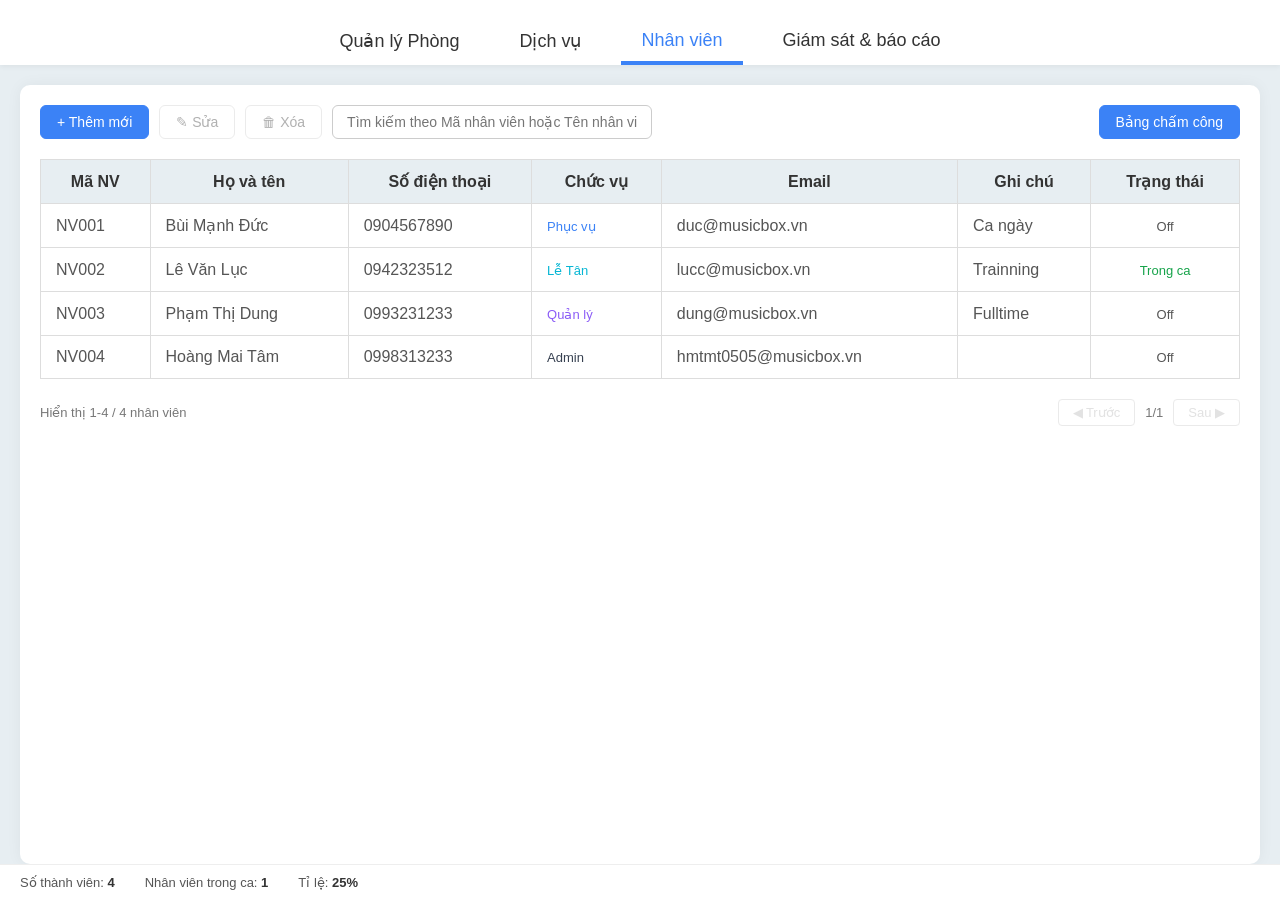
<file: nhanvien.html>
<!DOCTYPE html>
<html lang="vi">
<head>
    <meta charset="UTF-8">
    <meta name="viewport" content="width=device-width, initial-scale=1.0">
    <title>Quản lý Nhân viên</title>
    <style>
        * { box-sizing: border-box; margin: 0; padding: 0; font-family: 'Segoe UI', Tahoma, Geneva, Verdana, sans-serif; }
        body { background-color: #E7EEF2; color: #333; display: flex; flex-direction: column; min-height: 100vh; }

        nav { background-color: #fff; display: flex; justify-content: center; padding-top: 20px; box-shadow: 0 2px 5px rgba(0,0,0,0.05); margin-bottom: 20px; }
        nav a { text-decoration: none; color: #333; font-size: 18px; padding: 10px 20px; margin: 0 10px; font-weight: 500; }
        nav a.active { color: #3b82f6; border-bottom: 4px solid #3b82f6; }

        .container { margin: 0 20px; background-color: #fff; border-radius: 10px; padding: 20px; flex: 1; box-shadow: 0 0 15px rgba(0,0,0,0.05); }

        /* Toolbar */
        .toolbar { display: flex; align-items: center; gap: 10px; margin-bottom: 20px; }
        .btn-toolbar { display: flex; align-items: center; gap: 6px; padding: 8px 16px; border-radius: 6px; border: 1px solid #ccc; background: #fff; cursor: pointer; font-size: 14px; font-weight: 500; color: #333; transition: opacity 0.15s; }
        .btn-toolbar:hover:not(.btn-disabled) { background: #f0f0f0; }
        .btn-toolbar.btn-add { background: #3b82f6; color: #fff; border-color: #3b82f6; }
        .btn-toolbar.btn-add:hover { background: #2563eb; }
        .btn-toolbar.btn-attendance-view { background: #3b82f6; color: #fff; border-color: #3b82f6; margin-left: auto; }
        .btn-toolbar.btn-attendance-view:hover { background: #2563eb; }
        .btn-toolbar.btn-disabled { opacity: 0.38; cursor: not-allowed; pointer-events: none; }
        .search-input { flex: 1; padding: 8px 14px; border: 1px solid #ccc; border-radius: 6px; font-size: 14px; outline: none; max-width: 320px; }
        .search-input:focus { border-color: #3b82f6; }

        /* Table */
        table { width: 100%; border-collapse: collapse; text-align: left; }
        th, td { border: 1px solid #ddd; padding: 12px 15px; }
        th { background-color: #E7EEF2; font-weight: 600; color: #333; text-align: center; }
        td { color: #555; }
        tbody tr { cursor: pointer; transition: background 0.15s; }
        tbody tr:hover { background: #f5faff; }
        tbody tr.selected { background: #dbeafe !important; }

        /* Badge chức vụ - đơn giản, chỉ màu chữ */
        .badge { display: inline; font-size: 13px; font-weight: 500; }
        .badge-phucvu { color: #3b82f6; }
        .badge-letan { color: #06b6d4; }
        .badge-quanly { color: #8b5cf6; }
        .badge-admin { color: #374151; }

        /* Trạng thái - chỉ text, không viền */
        .status-badge { font-size: 13px; font-weight: 500; }
        .status-on { color: #16a34a; }
        .status-off { color: #555; }
        .status-trong-ca { color: #16a34a; }

        /* Pagination */
        .pagination-bar { display: flex; justify-content: space-between; align-items: center; margin-top: 20px; font-size: 13px; color: #777; }
        .pagination-controls { display: flex; align-items: center; gap: 10px; }
        .btn-page { padding: 5px 14px; border: 1px solid #ccc; border-radius: 4px; background: #fff; cursor: pointer; font-size: 13px; }
        .btn-page:disabled { opacity: 0.4; cursor: not-allowed; }
        .page-info { font-size: 13px; }

        /* Footer stats */
        .footer-stats { background: #fff; border-top: 1px solid #eee; padding: 10px 20px; display: flex; gap: 30px; font-size: 13px; color: #555; margin-top: auto; }
        .footer-stats span { font-weight: 600; color: #333; }

        /* ===== MODAL OVERLAY ===== */
        .modal-overlay { position: fixed; top:0; left:0; width:100%; height:100%; background: rgba(0,0,0,0.4); display: none; justify-content: center; align-items: center; z-index: 2000; }
        .modal-overlay.show { display: flex; }
        .modal-box { background: #fff; border-radius: 10px; box-shadow: 0 4px 24px rgba(0,0,0,0.18); width: 700px; max-width: 95vw; max-height: 90vh; overflow-y: auto; }
        .modal-header { padding: 16px 24px; border-bottom: 1px solid #eee; }
        .modal-header h3 { font-size: 17px; color: #1d4ed8; font-weight: 600; }
        .modal-body { padding: 24px 24px 10px; }
        .modal-footer { display: flex; justify-content: flex-start; gap: 12px; padding: 16px 24px; border-top: 1px solid #eee; }

        /* Form grid */
        .form-grid { display: grid; grid-template-columns: 1fr 1fr; gap: 16px 24px; }
        .form-group { display: flex; flex-direction: column; gap: 5px; }
        .form-group.full-width { grid-column: 1 / -1; }
        .form-group label { font-size: 14px; color: #333; font-weight: 500; }
        .form-group label .req { color: red; }
        .form-group input, .form-group select, .form-group textarea {
            padding: 9px 12px; border: 1px solid #ccc; border-radius: 6px; font-size: 14px; outline: none; width: 100%;
        }
        .form-group input:focus, .form-group select:focus, .form-group textarea:focus { border-color: #3b82f6; }
        .form-group textarea { resize: vertical; min-height: 70px; }
        .form-group input.error, .form-group select.error { border-color: #ef4444; background: #fff5f5; }
        .field-error { font-size: 12px; color: #ef4444; display: none; }
        .field-error.show { display: block; }
        .form-group input[readonly], .form-group input:disabled { background: #f5f5f5; color: #888; cursor: not-allowed; }

        /* Error banner */
        .error-banner { background: #fee2e2; color: #b91c1c; border: 1px solid #fca5a5; border-radius: 6px; padding: 10px 16px; margin-bottom: 16px; font-size: 14px; display: none; align-items: center; gap: 8px; }
        .error-banner.show { display: flex; }

        /* Buttons */
        .btn-primary { background: #3b82f6; color: #fff; border: none; padding: 9px 22px; border-radius: 6px; font-size: 14px; font-weight: 500; cursor: pointer; display: flex; align-items: center; gap: 6px; }
        .btn-primary:hover { background: #2563eb; }
        .btn-secondary { background: #fff; color: #333; border: 1px solid #ccc; padding: 9px 22px; border-radius: 6px; font-size: 14px; font-weight: 500; cursor: pointer; }
        .btn-secondary:hover { background: #f5f5f5; }
        .btn-danger { background: #ef4444; color: #fff; border: none; padding: 9px 22px; border-radius: 6px; font-size: 14px; font-weight: 500; cursor: pointer; }
        .btn-danger:hover { background: #dc2626; }

        /* ===== DELETE CONFIRM MODAL ===== */
        .confirm-box { background: #fff; border-radius: 10px; box-shadow: 0 4px 24px rgba(0,0,0,0.18); width: 420px; max-width: 95vw; padding: 30px; text-align: center; }
        .confirm-icon { font-size: 44px; color: #f59e0b; margin-bottom: 14px; }
        .confirm-box h3 { font-size: 18px; font-weight: 600; margin-bottom: 10px; }
        .confirm-box p { font-size: 14px; color: #666; margin-bottom: 24px; }
        .confirm-buttons { display: flex; gap: 12px; justify-content: center; }

        /* ===== TOAST ===== */
        .toast { position: fixed; top: 20px; right: -420px; background: #22c55e; color: #fff; padding: 14px 18px; border-radius: 8px; box-shadow: 0 4px 16px rgba(0,0,0,0.15); width: 360px; z-index: 9999; transition: right 0.4s cubic-bezier(0.175,0.885,0.32,1.275); display: flex; align-items: flex-start; gap: 12px; }
        .toast.error { background: #ef4444; }
        .toast.show { right: 20px; }
        .toast-icon { background: #fff; border-radius: 50%; width: 22px; height: 22px; display: flex; align-items: center; justify-content: center; font-size: 13px; flex-shrink: 0; margin-top: 1px; }
        .toast-icon.green { color: #22c55e; }
        .toast-icon.red { color: #ef4444; }
        .toast-body { flex: 1; }
        .toast-title { font-weight: 600; font-size: 14px; margin-bottom: 2px; }
        .toast-desc { font-size: 12px; opacity: 0.9; }
        .toast-close { cursor: pointer; font-size: 18px; opacity: 0.8; }

        /* ===== ATTENDANCE TABLE VIEW ===== */
        #attendanceView { display: none; }
        #employeeView { display: block; }
        .section-title { display: flex; align-items: center; gap: 10px; font-size: 16px; font-weight: 600; color: #333; margin-bottom: 16px; }
        .status-tag { display: inline-block; padding: 2px 10px; border-radius: 20px; font-size: 12px; font-weight: 600; }
        .tag-ontime { background: #dcfce7; color: #16a34a; }
        .tag-late { background: #fef9c3; color: #b45309; }
        .tag-early { background: #fee2e2; color: #dc2626; }

        /* Chấm công modal */
        .modal-box.chamcong-modal { width: 420px; }
        .chamcong-field { margin-bottom: 16px; }
        .chamcong-field label { display: block; font-size: 13px; font-weight: 500; color: #555; margin-bottom: 5px; }
        .chamcong-field input, .chamcong-field select { width: 100%; padding: 9px 12px; border: 1px solid #ccc; border-radius: 6px; font-size: 14px; outline: none; }
        .chamcong-field input.error { border-color: #ef4444; background: #fff5f5; }
        .chamcong-field input[readonly] { background: #f5f5f5; color: #888; cursor: not-allowed; }

        .attendance-stats { margin-top: 16px; font-size: 13px; color: #555; }
        .attendance-stats b { font-weight: 600; }
        .att-green { color: #16a34a; }
        .att-yellow { color: #b45309; }
        .att-red { color: #dc2626; }

        td.center { text-align: center; }
    </style>
</head>
<body>

<nav>
    <a href="index.html">Quản lý Phòng</a>
    <a href="dichvu.html">Dịch vụ</a>
    <a href="nhanvien.html" class="active">Nhân viên</a>
    <a href="baocao.html">Giám sát & báo cáo</a>
</nav>

<div class="container">
    <!-- TOOLBAR -->
    <div class="toolbar">
        <button class="btn-toolbar btn-add" onclick="openAddModal()">+ Thêm mới</button>
        <button class="btn-toolbar btn-disabled" id="btnSua" onclick="openEditModal()">&#9998; Sửa</button>
        <button class="btn-toolbar btn-disabled" id="btnXoa" onclick="openDeleteConfirm()">&#128465; Xóa</button>
        <input type="text" class="search-input" id="searchInput" placeholder="Tìm kiếm theo Mã nhân viên hoặc Tên nhân viên" oninput="filterTable()">
        <button class="btn-toolbar btn-attendance-view" id="btnToggleView" onclick="toggleView()">Bảng chấm công</button>
    </div>

    <!-- EMPLOYEE VIEW -->
    <div id="employeeView">
        <table id="employeeTable">
            <thead>
                <tr>
                    <th>Mã NV</th>
                    <th>Họ và tên</th>
                    <th>Số điện thoại</th>
                    <th>Chức vụ</th>
                    <th>Email</th>
                    <th>Ghi chú</th>
                    <th>Trạng thái</th>
                </tr>
            </thead>
            <tbody id="employeeBody"></tbody>
        </table>
        <div class="pagination-bar">
            <div id="pageInfo">Hiển thị 1-5 / 5 nhân viên</div>
            <div class="pagination-controls">
                <button class="btn-page" id="btnPrev" onclick="changePage(-1)" disabled>◀ Trước</button>
                <span class="page-info" id="pageNum">1/1</span>
                <button class="btn-page" id="btnNext" onclick="changePage(1)" disabled>Sau ▶</button>
            </div>
        </div>
    </div>

    <!-- ATTENDANCE VIEW -->
    <div id="attendanceView">
        <div class="section-title">📋 Danh Sách Chấm Công</div>
        <table id="attendanceTable">
            <thead>
                <tr>
                    <th>#</th>
                    <th>Mã NV</th>
                    <th>Tên Nhân Viên</th>
                    <th>Ca Làm</th>
                    <th>Giờ Vào</th>
                    <th>Giờ Ra</th>
                    <th>Ngày</th>
                    <th>Trạng Thái</th>
                    <th>Xóa</th>
                </tr>
            </thead>
            <tbody id="attendanceBody"></tbody>
        </table>
        <div class="attendance-stats" id="attendanceStats"></div>
    </div>
</div>

<!-- FOOTER STATS -->
<div class="footer-stats">
    <div>Số thành viên: <span id="statTotal">5</span></div>
    <div>Nhân viên trong ca: <span id="statOnDuty">1</span></div>
    <div>Tỉ lệ: <span id="statRatio">20%</span></div>
</div>

<!-- ===== ADD MODAL ===== -->
<div class="modal-overlay" id="addModal">
    <div class="modal-box">
        <div class="modal-header"><h3>👤 Thêm nhân viên mới</h3></div>
        <div class="modal-body">
            <div class="error-banner" id="addErrorBanner">⚠️ Vui lòng nhập đầy đủ thông tin bắt buộc</div>
            <div class="form-grid">
                <div class="form-group">
                    <label>Mã nhân viên <span class="req">*</span></label>
                    <input type="text" id="add_maNV" placeholder="Nhập mã nhân viên...">
                    <span class="field-error" id="err_add_maNV">Vui lòng nhập mã nhân viên</span>
                </div>
                <div class="form-group">
                    <label>Mật khẩu <span class="req">*</span></label>
                    <input type="password" id="add_matKhau" placeholder="Nhập mật khẩu...">
                    <span class="field-error" id="err_add_matKhau">Vui lòng nhập mật khẩu</span>
                </div>
                <div class="form-group">
                    <label>Tên nhân viên <span class="req">*</span></label>
                    <input type="text" id="add_tenNV" placeholder="Nhập tên nhân viên...">
                    <span class="field-error" id="err_add_tenNV">Vui lòng nhập tên nhân viên</span>
                </div>
                <div class="form-group">
                    <label>Chức vụ <span class="req">*</span></label>
                    <select id="add_chucVu">
                        <option value="">-- Chọn chức vụ --</option>
                        <option value="Phục vụ">Phục vụ</option>
                        <option value="Lễ Tân">Lễ Tân</option>
                        <option value="Quản lý">Quản lý</option>
                        <option value="Admin">Admin</option>
                    </select>
                    <span class="field-error" id="err_add_chucVu">Vui lòng chọn chức vụ</span>
                </div>
                <div class="form-group">
                    <label>Số điện thoại <span class="req">*</span></label>
                    <input type="text" id="add_sdt" placeholder="Nhập số điện thoại...">
                    <span class="field-error" id="err_add_sdt">Vui lòng nhập số điện thoại</span>
                </div>
                <div class="form-group">
                    <label>Email <span class="req">*</span></label>
                    <input type="email" id="add_email" placeholder="Nhập Email">
                    <span class="field-error" id="err_add_email">Vui lòng nhập email hợp lệ</span>
                </div>
                <div class="form-group full-width">
                    <label>CCCD <span class="req">*</span></label>
                    <input type="text" id="add_cccd" placeholder="Nhập số CCCD...">
                    <span class="field-error" id="err_add_cccd">Vui lòng nhập CCCD</span>
                </div>
                <div class="form-group full-width">
                    <label>Địa chỉ</label>
                    <input type="text" id="add_diaChi" placeholder="Nhập địa chỉ...">
                </div>
                <div class="form-group full-width">
                    <label>Ghi chú</label>
                    <textarea id="add_ghiChu" placeholder="Nhập ghi chú..."></textarea>
                </div>
            </div>
        </div>
        <div class="modal-footer">
            <button class="btn-primary" onclick="submitAdd()">👤 Thêm nhân viên mới</button>
            <button class="btn-secondary" onclick="closeModal('addModal')">Hủy bỏ</button>
        </div>
    </div>
</div>

<!-- ===== EDIT MODAL ===== -->
<div class="modal-overlay" id="editModal">
    <div class="modal-box">
        <div class="modal-header"><h3>✏️ Sửa nhân viên</h3></div>
        <div class="modal-body">
            <div class="error-banner" id="editErrorBanner">⚠️ Vui lòng nhập đầy đủ thông tin bắt buộc</div>
            <div class="form-grid">
                <div class="form-group">
                    <label>Mã nhân viên</label>
                    <input type="text" id="edit_maNV" readonly>
                </div>
                <div class="form-group">
                    <label>Mật khẩu <span class="req">*</span></label>
                    <input type="password" id="edit_matKhau" placeholder="Nhập mật khẩu...">
                    <span class="field-error" id="err_edit_matKhau">Vui lòng nhập mật khẩu</span>
                </div>
                <div class="form-group">
                    <label>Tên nhân viên <span class="req">*</span></label>
                    <input type="text" id="edit_tenNV" placeholder="Nhập tên nhân viên...">
                    <span class="field-error" id="err_edit_tenNV">Vui lòng nhập tên nhân viên</span>
                </div>
                <div class="form-group">
                    <label>Chức vụ <span class="req">*</span></label>
                    <select id="edit_chucVu">
                        <option value="">-- Chọn chức vụ --</option>
                        <option value="Phục vụ">Phục vụ</option>
                        <option value="Lễ Tân">Lễ Tân</option>
                        <option value="Quản lý">Quản lý</option>
                        <option value="Admin">Admin</option>
                    </select>
                    <span class="field-error" id="err_edit_chucVu">Vui lòng chọn chức vụ</span>
                </div>
                <div class="form-group">
                    <label>Số điện thoại <span class="req">*</span></label>
                    <input type="text" id="edit_sdt" placeholder="Nhập số điện thoại...">
                    <span class="field-error" id="err_edit_sdt">Vui lòng nhập số điện thoại</span>
                </div>
                <div class="form-group">
                    <label>Email <span class="req">*</span></label>
                    <input type="email" id="edit_email" placeholder="Nhập Email">
                    <span class="field-error" id="err_edit_email">Vui lòng nhập email hợp lệ</span>
                </div>
                <div class="form-group full-width">
                    <label>CCCD <span class="req">*</span></label>
                    <input type="text" id="edit_cccd" placeholder="Nhập số CCCD...">
                    <span class="field-error" id="err_edit_cccd">Vui lòng nhập CCCD</span>
                </div>
                <div class="form-group full-width">
                    <label>Địa chỉ</label>
                    <input type="text" id="edit_diaChi" placeholder="Nhập địa chỉ...">
                </div>
                <div class="form-group full-width">
                    <label>Ghi chú</label>
                    <textarea id="edit_ghiChu" placeholder="Nhập ghi chú..."></textarea>
                </div>
            </div>
        </div>
        <div class="modal-footer">
            <button class="btn-primary" onclick="submitEdit()">💾 Lưu thay đổi</button>
            <button class="btn-secondary" onclick="closeModal('editModal')">Hủy bỏ</button>
        </div>
    </div>
</div>

<!-- ===== DELETE CONFIRM MODAL ===== -->
<div class="modal-overlay" id="deleteModal">
    <div class="confirm-box">
        <div class="confirm-icon">⚠️</div>
        <h3>Xác nhận xóa nhân viên</h3>
        <p>Bạn có chắc chắn muốn xóa nhân viên không?<br>Hành động này không thể hoàn tác.</p>
        <div class="confirm-buttons">
            <button class="btn-secondary" onclick="closeModal('deleteModal')">Hủy bỏ</button>
            <button class="btn-danger" onclick="confirmDelete()">Xác nhận xóa</button>
        </div>
    </div>
</div>

<!-- ===== CHẤM CÔNG MODAL ===== -->
<div class="modal-overlay" id="chamCongModal">
    <div class="modal-box chamcong-modal">
        <div class="modal-header"><h3>👤 Chấm Công</h3></div>
        <div class="modal-body">
            <div class="error-banner" id="ccErrorBanner">⚠️ Vui lòng nhập đầy đủ và đúng định dạng</div>
            <div class="chamcong-field">
                <label>Mã Nhân Viên</label>
                <input type="text" id="cc_maNV" readonly>
            </div>
            <div class="chamcong-field">
                <label>Tên Nhân Viên</label>
                <input type="text" id="cc_tenNV" readonly>
            </div>
            <div class="chamcong-field">
                <label>Ca Làm <span style="color:red">*</span></label>
                <select id="cc_caLam">
                    <option value="">-- Chọn ca --</option>
                    <option value="Ca sáng (7:00 - 12:00)">Ca sáng (7:00 - 12:00)</option>
                    <option value="Ca chiều (12:00 - 17:00)">Ca chiều (12:00 - 17:00)</option>
                    <option value="Ca tối (17:00 - 22:00)">Ca tối (17:00 - 22:00)</option>
                    <option value="Ca full (9:00 - 18:00)">Ca full (9:00 - 18:00)</option>
                    <option value="Ca chiều (16:00 - 23:00)">Ca chiều (16:00 - 23:00)</option>
                    <option value="Ca chiều (19:00 - 16:00)">Ca chiều (19:00 - 16:00)</option>
                </select>
            </div>
            <div class="chamcong-field">
                <label>⏱ Giờ Vào <span style="color:red">*</span> (HH:MM)</label>
                <input type="text" id="cc_gioVao" placeholder="VD: 8:00">
            </div>
            <div class="chamcong-field">
                <label>⏱ Giờ Ra <span style="color:red">*</span> (HH:MM)</label>
                <input type="text" id="cc_gioRa" placeholder="VD: 17:00">
            </div>
            <div class="chamcong-field">
                <label>Ngày <span style="color:red">*</span></label>
                <input type="date" id="cc_ngay">
            </div>
        </div>
        <div class="modal-footer">
            <button class="btn-primary" onclick="submitChamCong()">+ Chấm Công</button>
            <button class="btn-secondary" onclick="closeModal('chamCongModal')">Hủy bỏ</button>
        </div>
    </div>
</div>

<!-- ===== TOAST ===== -->
<div class="toast" id="toast">
    <div class="toast-icon" id="toastIcon">✓</div>
    <div class="toast-body">
        <div class="toast-title" id="toastTitle"></div>
        <div class="toast-desc" id="toastDesc"></div>
    </div>
    <div class="toast-close" onclick="hideToast()">✕</div>
</div>

<script>
// ===== DATA =====
let employees = [
    { maNV: 'NV001', tenNV: 'Bùi Mạnh Đức', sdt: '0904567890', chucVu: 'Phục vụ', email: 'duc@musicbox.vn', ghiChu: 'Ca ngày', trangThai: 'Off', matKhau: 'pass123', cccd: '001234567890', diaChi: 'Hà Nội' },
    { maNV: 'NV002', tenNV: 'Lê Văn Lục',   sdt: '0942323512', chucVu: 'Lễ Tân',  email: 'lucc@musicbox.vn', ghiChu: 'Trainning', trangThai: 'Trong ca', matKhau: 'pass456', cccd: '001234567891', diaChi: 'Hà Nội' },
    { maNV: 'NV003', tenNV: 'Phạm Thị Dung', sdt: '0993231233', chucVu: 'Quản lý', email: 'dung@musicbox.vn', ghiChu: 'Fulltime', trangThai: 'Off', matKhau: 'pass789', cccd: '001234567892', diaChi: 'Hà Nội' },
    { maNV: 'NV004', tenNV: 'Hoàng Mai Tâm', sdt: '0998313233', chucVu: 'Admin',   email: 'hmtmt0505@musicbox.vn', ghiChu: '', trangThai: 'Off', matKhau: 'passabc', cccd: '001234567893', diaChi: 'Hà Nội' },
];

let attendanceRecords = [
    { maNV: 'NV002', tenNV: 'Lê Văn Lục',   caLam: 'Ca chiều (16:00 - 23:00)', gioVao: '16:15', gioRa: '23:10', ngay: '4/6/2026', trangThai: 'Trễ' },
    { maNV: 'NV001', tenNV: 'Bùi Mạnh Đức', caLam: 'Ca chiều (19:00 - 16:00)', gioVao: '08:58', gioRa: '16:03', ngay: '4/6/2026', trangThai: 'Đúng giờ' },
];

let selectedIndex = -1; // index in filtered list
let currentPage = 1;
const rowsPerPage = 10;
let filteredEmployees = [...employees];
let inAttendanceView = false;

// ===== RENDER EMPLOYEES =====
function getBadgeClass(chucVu) {
    const map = { 'Phục vụ': 'badge-phucvu', 'Lễ Tân': 'badge-letan', 'Quản lý': 'badge-quanly', 'Admin': 'badge-admin' };
    return map[chucVu] || 'badge-phucvu';
}

function renderEmployees() {
    const tbody = document.getElementById('employeeBody');
    const start = (currentPage - 1) * rowsPerPage;
    const end = start + rowsPerPage;
    const pageData = filteredEmployees.slice(start, end);
    const totalPages = Math.max(1, Math.ceil(filteredEmployees.length / rowsPerPage));

    tbody.innerHTML = pageData.map((e, i) => {
        const globalIdx = employees.indexOf(e);
        const isSelected = employees[selectedIndex] === e;
        const statusClass = e.trangThai === 'Trong ca' ? 'status-on' : 'status-off';
        return `<tr class="${isSelected ? 'selected' : ''}" 
                    onclick="selectEmployee(${globalIdx}, event)" 
                    ondblclick="openChamCong(${globalIdx}, event)">
            <td>${e.maNV}</td>
            <td>${e.tenNV}</td>
            <td>${e.sdt}</td>
            <td><span class="badge ${getBadgeClass(e.chucVu)}">${e.chucVu}</span></td>
            <td>${e.email}</td>
            <td>${e.ghiChu}</td>
            <td class="center"><span class="status-badge ${statusClass}">${e.trangThai}</span></td>
        </tr>`;
    }).join('');

    // Pagination
    document.getElementById('pageInfo').textContent = `Hiển thị ${Math.min(start+1, filteredEmployees.length)}-${Math.min(end, filteredEmployees.length)} / ${filteredEmployees.length} nhân viên`;
    document.getElementById('pageNum').textContent = `${currentPage}/${totalPages}`;
    document.getElementById('btnPrev').disabled = currentPage <= 1;
    document.getElementById('btnNext').disabled = currentPage >= totalPages;

    updateStats();
}

function updateStats() {
    document.getElementById('statTotal').textContent = employees.length;
    const onDuty = employees.filter(e => e.trangThai === 'Trong ca').length;
    document.getElementById('statOnDuty').textContent = onDuty;
    const ratio = employees.length > 0 ? Math.round((onDuty / employees.length) * 100) : 0;
    document.getElementById('statRatio').textContent = ratio + '%';
}

function filterTable() {
    const q = document.getElementById('searchInput').value.toLowerCase();
    filteredEmployees = employees.filter(e =>
        e.maNV.toLowerCase().includes(q) || e.tenNV.toLowerCase().includes(q)
    );
    currentPage = 1;
    selectedIndex = -1;
    hideSuaXoa();
    renderEmployees();
}

function changePage(dir) {
    currentPage += dir;
    renderEmployees();
}

function selectEmployee(idx, ev) {
    ev.stopPropagation(); // Ngăn sự kiện nổi bọt lên document
    if (selectedIndex === idx) {
        selectedIndex = -1;
        hideSuaXoa();
    } else {
        selectedIndex = idx;
        showSuaXoa();
    }
    renderEmployees();
}

function showSuaXoa() {
    document.getElementById('btnSua').classList.remove('btn-disabled');
    document.getElementById('btnXoa').classList.remove('btn-disabled');
}
function hideSuaXoa() {
    document.getElementById('btnSua').classList.add('btn-disabled');
    document.getElementById('btnXoa').classList.add('btn-disabled');
}

// Click outside table to deselect
document.addEventListener('click', function(e) {
    const table = document.getElementById('employeeTable');
    const toolbar = document.querySelector('.toolbar');
    // Chỉ bỏ chọn khi click ra ngoài cả bảng lẫn toolbar
    if (table && !table.contains(e.target) && toolbar && !toolbar.contains(e.target)) {
        if (selectedIndex !== -1) {
            selectedIndex = -1;
            hideSuaXoa();
            renderEmployees();
        }
    }
});

// ===== MODAL HELPERS =====
function openModal(id) { document.getElementById(id).classList.add('show'); }
function closeModal(id) { document.getElementById(id).classList.remove('show'); }

// ===== ADD =====
function openAddModal() {
    clearForm('add');
    document.getElementById('addErrorBanner').classList.remove('show');
    openModal('addModal');
}

function clearForm(prefix) {
    const fields = ['maNV','matKhau','tenNV','chucVu','sdt','email','cccd','diaChi','ghiChu'];
    fields.forEach(f => {
        const el = document.getElementById(`${prefix}_${f}`);
        if (!el) return;
        if (el.tagName === 'SELECT') el.value = '';
        else el.value = '';
        el.classList.remove('error');
    });
    document.querySelectorAll(`[id^="err_${prefix}_"]`).forEach(el => el.classList.remove('show'));
}

function validateForm(prefix, excludeFields = []) {
    const required = ['matKhau','tenNV','chucVu','sdt','email','cccd'];
    if (prefix === 'add') required.unshift('maNV');
    let valid = true;
    required.forEach(f => {
        if (excludeFields.includes(f)) return;
        const el = document.getElementById(`${prefix}_${f}`);
        const err = document.getElementById(`err_${prefix}_${f}`);
        if (!el) return;
        const val = el.value.trim();
        let fieldValid = val !== '';
        if (f === 'email' && val !== '') {
            fieldValid = /^[^\s@]+@[^\s@]+\.[^\s@]+$/.test(val);
        }
        if (!fieldValid) {
            el.classList.add('error');
            if (err) err.classList.add('show');
            valid = false;
        } else {
            el.classList.remove('error');
            if (err) err.classList.remove('show');
        }
    });
    return valid;
}

function submitAdd() {
    if (!validateForm('add')) {
        document.getElementById('addErrorBanner').classList.add('show');
        return;
    }
    document.getElementById('addErrorBanner').classList.remove('show');

    // Check duplicate maNV
    const maNV = document.getElementById('add_maNV').value.trim();
    if (employees.find(e => e.maNV === maNV)) {
        document.getElementById('add_maNV').classList.add('error');
        document.getElementById('err_add_maNV').textContent = 'Mã nhân viên đã tồn tại';
        document.getElementById('err_add_maNV').classList.add('show');
        document.getElementById('addErrorBanner').classList.add('show');
        return;
    }

    const newEmp = {
        maNV,
        tenNV: document.getElementById('add_tenNV').value.trim(),
        sdt: document.getElementById('add_sdt').value.trim(),
        chucVu: document.getElementById('add_chucVu').value,
        email: document.getElementById('add_email').value.trim(),
        ghiChu: document.getElementById('add_ghiChu').value.trim(),
        trangThai: 'Off',
        matKhau: document.getElementById('add_matKhau').value,
        cccd: document.getElementById('add_cccd').value.trim(),
        diaChi: document.getElementById('add_diaChi').value.trim(),
    };
    employees.push(newEmp);
    filteredEmployees = [...employees];
    closeModal('addModal');
    renderEmployees();
    showToast('✓', 'Thêm nhân viên thành công!', 'Thông tin đã được lưu vào hệ thống', false);
}

// ===== EDIT =====
let editingIndex = -1; // Lưu index đang sửa, tránh bị reset khi click ra ngoài

function openEditModal() {
    if (selectedIndex < 0) return;
    editingIndex = selectedIndex; // snapshot lại index
    const e = employees[editingIndex];
    document.getElementById('edit_maNV').value = e.maNV;
    document.getElementById('edit_matKhau').value = e.matKhau;
    document.getElementById('edit_tenNV').value = e.tenNV;
    document.getElementById('edit_chucVu').value = e.chucVu;
    document.getElementById('edit_sdt').value = e.sdt;
    document.getElementById('edit_email').value = e.email;
    document.getElementById('edit_cccd').value = e.cccd;
    document.getElementById('edit_diaChi').value = e.diaChi || '';
    document.getElementById('edit_ghiChu').value = e.ghiChu || '';
    document.getElementById('editErrorBanner').classList.remove('show');
    document.querySelectorAll('[id^="err_edit_"]').forEach(el => el.classList.remove('show'));
    ['matKhau','tenNV','chucVu','sdt','email','cccd'].forEach(f => {
        const el = document.getElementById('edit_' + f);
        if (el) el.classList.remove('error');
    });
    openModal('editModal');
}

function submitEdit() {
    if (!validateForm('edit')) {
        document.getElementById('editErrorBanner').classList.add('show');
        return;
    }
    document.getElementById('editErrorBanner').classList.remove('show');
    if (editingIndex < 0 || editingIndex >= employees.length) return;
    const e = employees[editingIndex];
    e.matKhau = document.getElementById('edit_matKhau').value;
    e.tenNV = document.getElementById('edit_tenNV').value.trim();
    e.chucVu = document.getElementById('edit_chucVu').value;
    e.sdt = document.getElementById('edit_sdt').value.trim();
    e.email = document.getElementById('edit_email').value.trim();
    e.cccd = document.getElementById('edit_cccd').value.trim();
    e.diaChi = document.getElementById('edit_diaChi').value.trim();
    e.ghiChu = document.getElementById('edit_ghiChu').value.trim();
    filteredEmployees = [...employees];
    closeModal('editModal');
    renderEmployees();
    showToast('✓', 'Cập nhật nhân viên thành công!', 'Thông tin đã được lưu vào hệ thống', false);
}

// ===== DELETE =====
function openDeleteConfirm() {
    if (selectedIndex < 0) return;
    openModal('deleteModal');
}

function confirmDelete() {
    employees.splice(selectedIndex, 1);
    selectedIndex = -1;
    filteredEmployees = [...employees];
    hideSuaXoa();
    closeModal('deleteModal');
    renderEmployees();
    showToast('✓', 'Đã xóa thông tin nhân viên', 'Thông tin đã được lưu vào hệ thống', false);
}

// ===== CHẤM CÔNG =====
function openChamCong(idx, ev) {
    if (ev) ev.stopPropagation();
    const e = employees[idx];
    document.getElementById('cc_maNV').value = e.maNV;
    document.getElementById('cc_tenNV').value = e.tenNV;
    document.getElementById('cc_caLam').value = '';
    document.getElementById('cc_gioVao').value = '';
    document.getElementById('cc_gioRa').value = '';
    document.getElementById('cc_ngay').value = new Date().toISOString().split('T')[0];
    document.getElementById('ccErrorBanner').classList.remove('show');
    ['cc_caLam','cc_gioVao','cc_gioRa','cc_ngay'].forEach(id => {
        document.getElementById(id).classList.remove('error');
    });
    openModal('chamCongModal');
}

function validateTime(str) {
    return /^\d{1,2}:\d{2}$/.test(str.trim());
}

function submitChamCong() {
    let valid = true;
    const caLam = document.getElementById('cc_caLam').value;
    const gioVao = document.getElementById('cc_gioVao').value;
    const gioRa = document.getElementById('cc_gioRa').value;
    const ngay = document.getElementById('cc_ngay').value;

    if (!caLam) { document.getElementById('cc_caLam').classList.add('error'); valid = false; }
    else document.getElementById('cc_caLam').classList.remove('error');

    if (!validateTime(gioVao)) { document.getElementById('cc_gioVao').classList.add('error'); valid = false; }
    else document.getElementById('cc_gioVao').classList.remove('error');

    if (!validateTime(gioRa)) { document.getElementById('cc_gioRa').classList.add('error'); valid = false; }
    else document.getElementById('cc_gioRa').classList.remove('error');

    if (!ngay) { document.getElementById('cc_ngay').classList.add('error'); valid = false; }
    else document.getElementById('cc_ngay').classList.remove('error');

    if (!valid) {
        document.getElementById('ccErrorBanner').classList.add('show');
        return;
    }

    // Determine status
    const maNV = document.getElementById('cc_maNV').value;
    const tenNV = document.getElementById('cc_tenNV').value;
    const caStart = caLam.match(/(\d+):(\d+)/);
    let trangThai = 'Đúng giờ';
    if (caStart) {
        const caH = parseInt(caStart[1]);
        const caM = parseInt(caStart[2]);
        const [vH, vM] = gioVao.split(':').map(Number);
        if (vH * 60 + vM > caH * 60 + caM + 5) trangThai = 'Trễ';
        else if (vH * 60 + vM < caH * 60 + caM - 5) trangThai = 'Vào sớm';
    }

    const [d, m, y] = [new Date().getDate(), new Date().getMonth()+1, new Date().getFullYear()];
    attendanceRecords.unshift({ maNV, tenNV, caLam, gioVao: gioVao.trim(), gioRa: gioRa.trim(), ngay: `${d}/${m}/${y}`, trangThai });
    closeModal('chamCongModal');
    showToast('✓', 'Chấm công thành công!', 'Thông tin đã được lưu', false);
    renderAttendance();
}

// ===== ATTENDANCE VIEW =====
function renderAttendance() {
    const tbody = document.getElementById('attendanceBody');
    tbody.innerHTML = attendanceRecords.map((r, i) => {
        let tagClass = 'tag-ontime', tagText = r.trangThai;
        if (r.trangThai === 'Trễ') tagClass = 'tag-late';
        else if (r.trangThai === 'Vào sớm') tagClass = 'tag-early';
        return `<tr>
            <td class="center">${i+1}</td>
            <td>${r.maNV}</td>
            <td>${r.tenNV}</td>
            <td>${r.caLam}</td>
            <td class="center">${r.gioVao}</td>
            <td class="center">${r.gioRa}</td>
            <td class="center">${r.ngay}</td>
            <td class="center"><span class="status-tag ${tagClass}">${tagText}</span></td>
            <td class="center"><span style="cursor:pointer;color:#888" onclick="deleteAttendance(${i})">🗑</span></td>
        </tr>`;
    }).join('');

    const total = attendanceRecords.length;
    const ontime = attendanceRecords.filter(r => r.trangThai === 'Đúng giờ').length;
    const late = attendanceRecords.filter(r => r.trangThai === 'Trễ').length;
    const early = attendanceRecords.filter(r => r.trangThai === 'Vào sớm').length;
    document.getElementById('attendanceStats').innerHTML =
        `<span>Tổng: <b>${total} bản ghi</b></span> &nbsp;
         <span class="att-green">Đúng giờ: <b>${ontime}</b></span> &nbsp;
         <span class="att-yellow">Trễ: <b>${late}</b></span> &nbsp;
         <span class="att-red">Về sớm: <b>${early}</b></span>`;
}

function deleteAttendance(i) {
    attendanceRecords.splice(i, 1);
    renderAttendance();
}

function toggleView() {
    inAttendanceView = !inAttendanceView;
    if (inAttendanceView) {
        document.getElementById('employeeView').style.display = 'none';
        document.getElementById('attendanceView').style.display = 'block';
        document.getElementById('btnToggleView').textContent = '👥 Danh sách nhân viên';
        renderAttendance();
    } else {
        document.getElementById('employeeView').style.display = 'block';
        document.getElementById('attendanceView').style.display = 'none';
        document.getElementById('btnToggleView').textContent = '🕐 Bảng chấm công';
    }
}

// ===== TOAST =====
let toastTimer;
function showToast(icon, title, desc, isError = false) {
    const toast = document.getElementById('toast');
    document.getElementById('toastIcon').textContent = icon;
    document.getElementById('toastIcon').className = 'toast-icon ' + (isError ? 'red' : 'green');
    document.getElementById('toastTitle').textContent = title;
    document.getElementById('toastDesc').textContent = desc;
    toast.className = 'toast' + (isError ? ' error' : '') + ' show';
    clearTimeout(toastTimer);
    toastTimer = setTimeout(hideToast, 3000);
}
function hideToast() {
    document.getElementById('toast').classList.remove('show');
}

// ===== INIT =====
renderEmployees();
</script>
</body>
</html>
</file>
